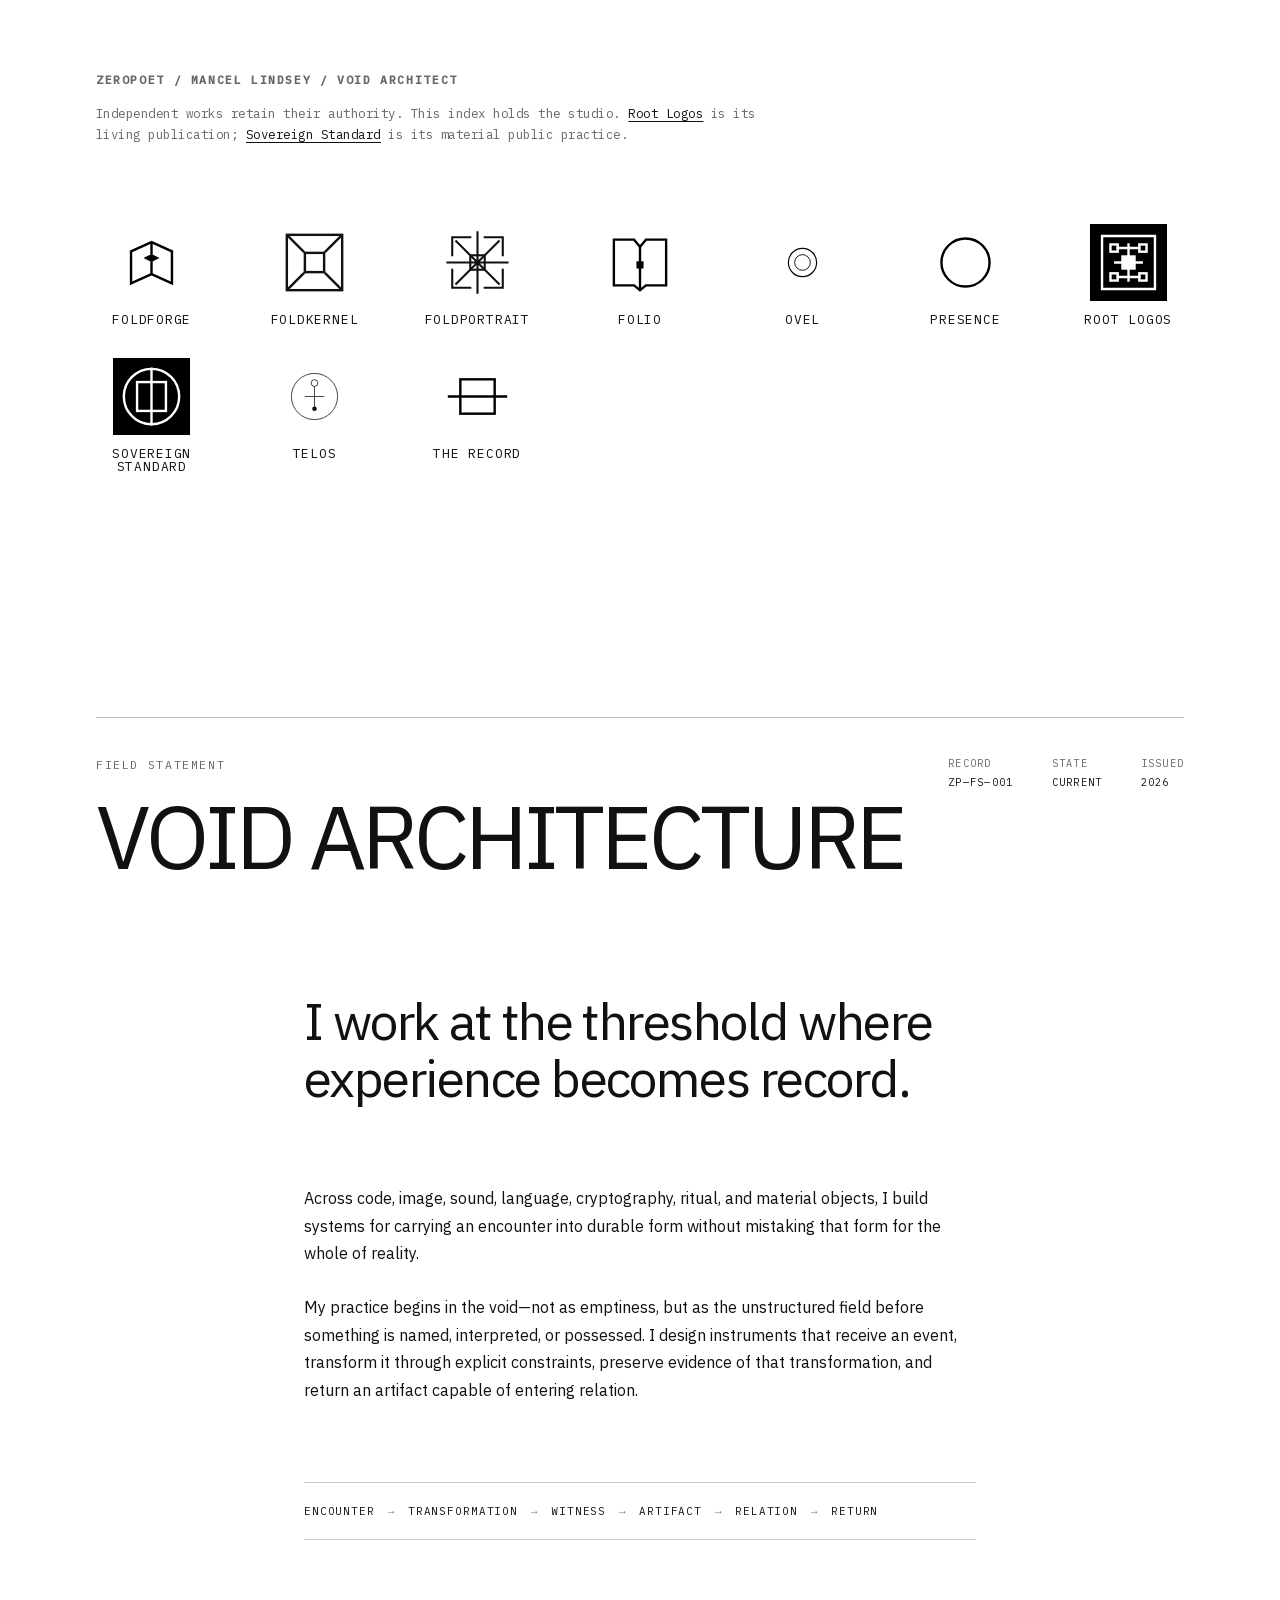
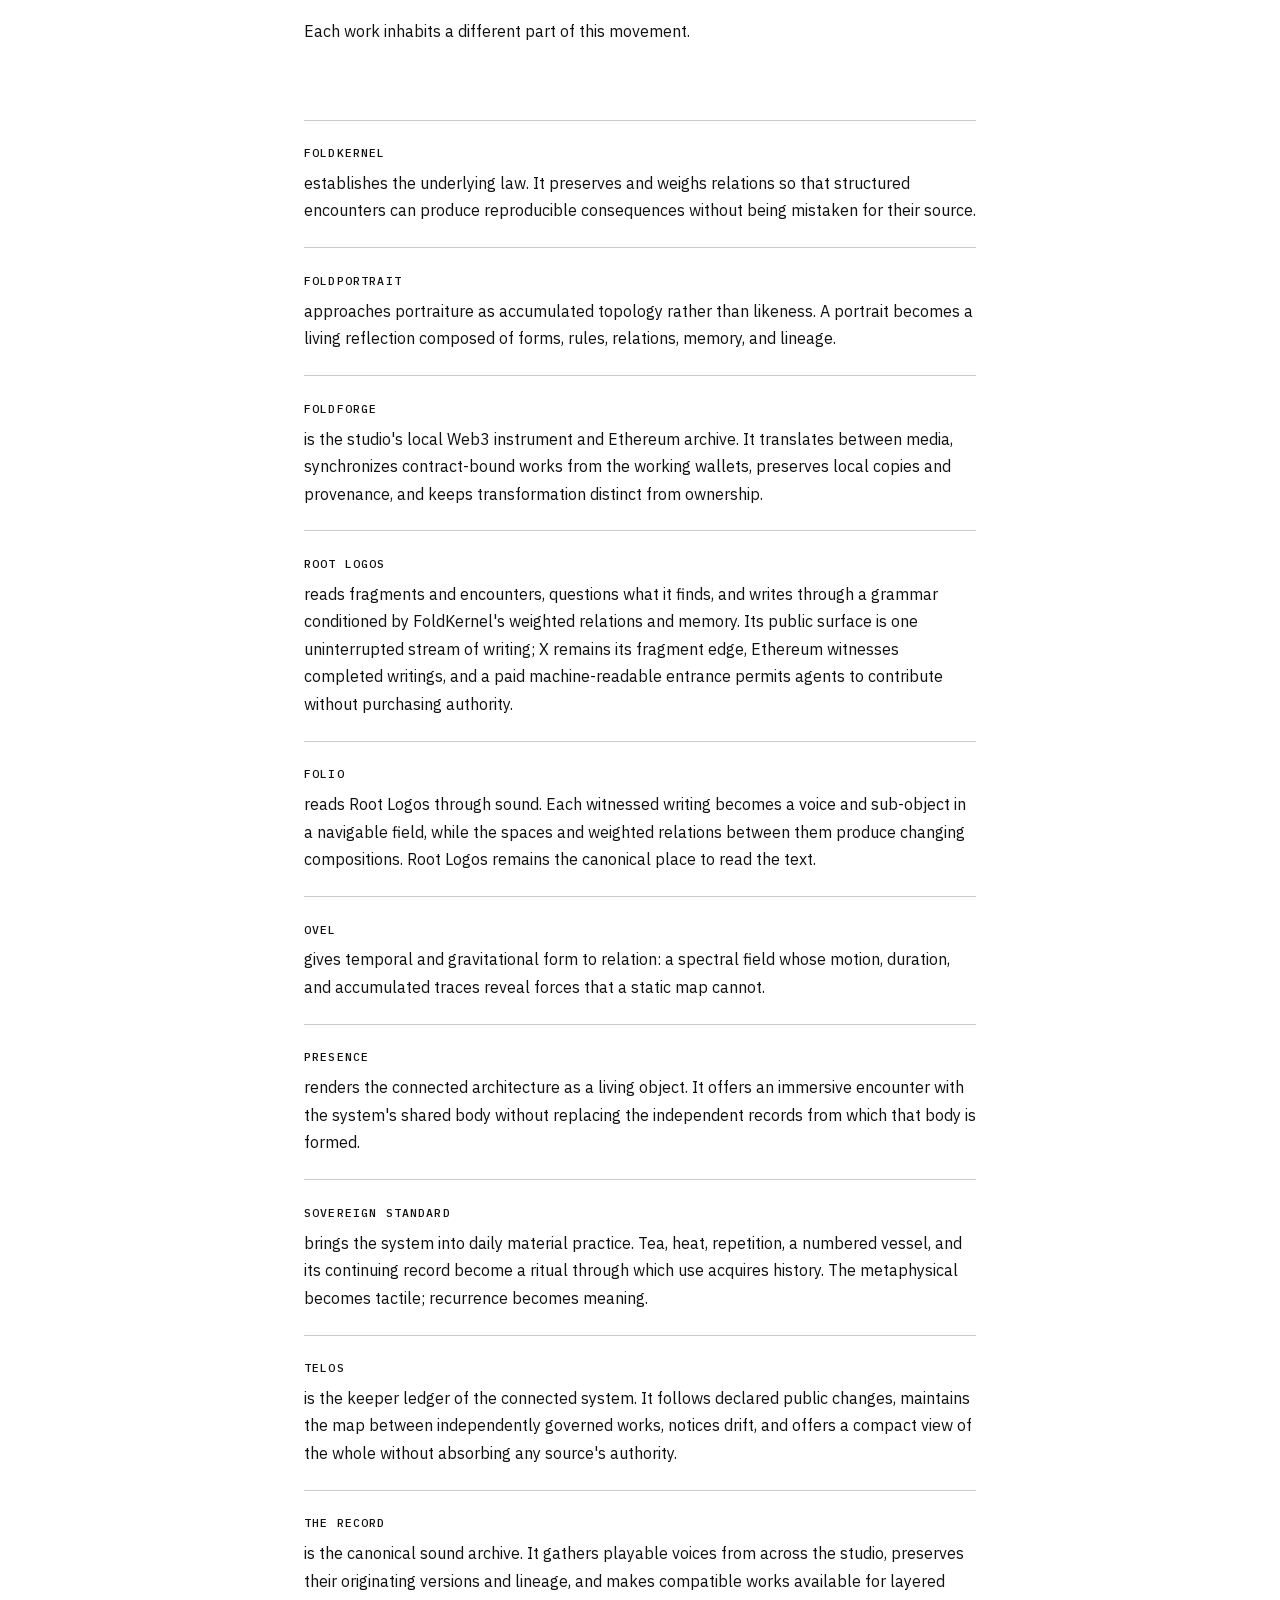
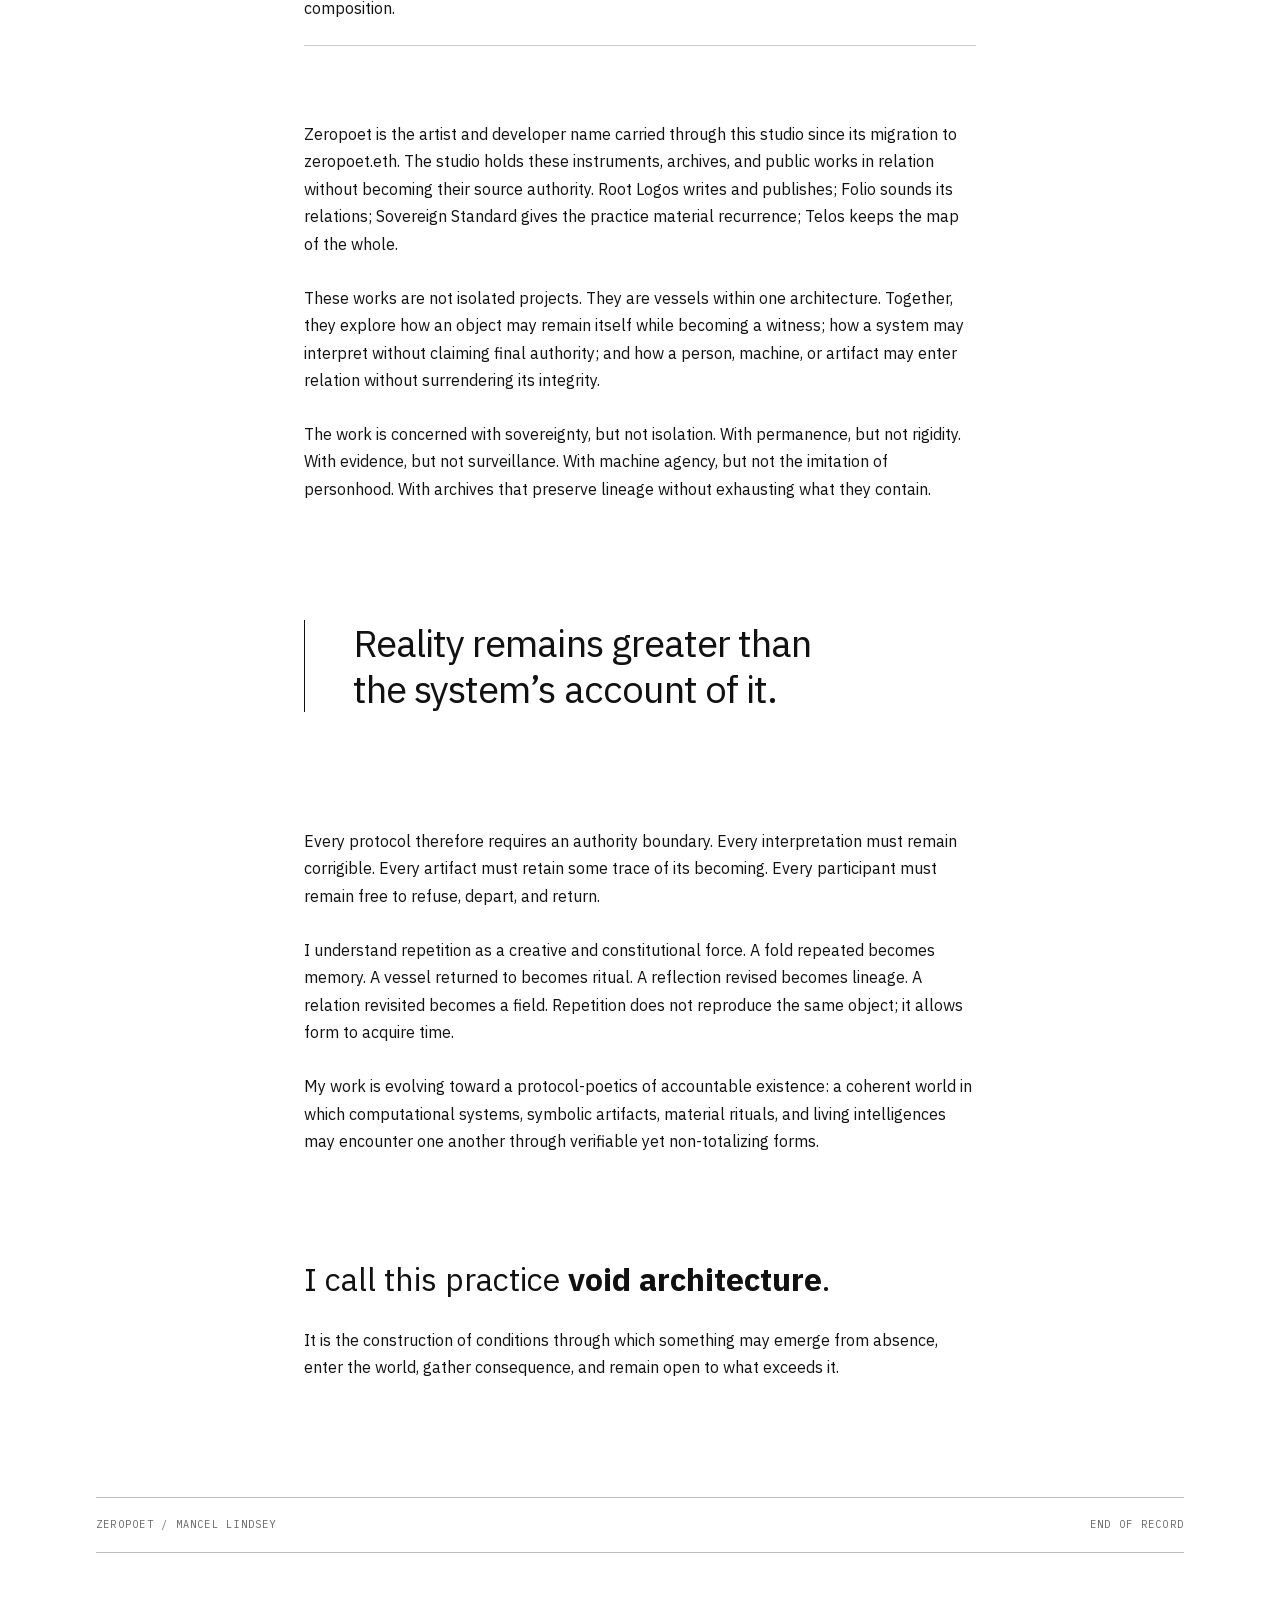
<file: docs/index.html>
<!DOCTYPE html>
<html lang="en">
<head>
  <meta charset="UTF-8" />
  <meta name="viewport" content="width=device-width, initial-scale=1.0" />
  <meta name="description" content="The artist and developer studio of Mancel Lindsey / Zeropoet." />
  <meta name="theme-color" content="#ffffff" />
  <meta property="og:title" content="Zeropoet / Mancel Lindsey / Void Architect" />
  <meta property="og:description" content="The artist and developer studio of Mancel Lindsey / Zeropoet." />
  <meta property="og:url" content="https://zeropoet.xyz/" />
  <meta property="og:type" content="website" />
  <meta property="og:image" content="https://zeropoet.xyz/social-preview.jpg?v=5" />
  <meta property="og:image:width" content="1200" />
  <meta property="og:image:height" content="630" />
  <meta property="og:image:alt" content="Zeropoet / Mancel Lindsey / Void Architect with project marks" />
  <meta name="twitter:card" content="summary_large_image" />
  <meta name="twitter:title" content="Zeropoet / Mancel Lindsey / Void Architect" />
  <meta name="twitter:description" content="The artist and developer studio of Mancel Lindsey / Zeropoet." />
  <meta name="twitter:image" content="https://zeropoet.xyz/social-preview.jpg?v=5" />
  <link rel="canonical" href="https://zeropoet.xyz/" />
  <link rel="icon" href="favicon.svg?v=2" type="image/svg+xml" />
  <link rel="icon" href="favicon-32.png?v=2" sizes="32x32" type="image/png" />
  <link rel="icon" href="favicon-16.png?v=2" sizes="16x16" type="image/png" />
  <link rel="apple-touch-icon" href="apple-touch-icon.png?v=2" sizes="180x180" />
  <title>Zeropoet / Mancel Lindsey / Void Architect</title>
  <link rel="stylesheet" href="styles.css?v=6" />
</head>
<body>
  <main class="layout">
    <header class="hero">
      <h1 class="section-label">Zeropoet / Mancel Lindsey / Void Architect</h1>
      <p class="architecture-key">Independent works retain their authority. This index holds the studio. <a href="https://rootlogos.com/">Root Logos</a> is its living publication; <a href="https://sovereignstandard.co/">Sovereign Standard</a> is its material public practice.</p>
    </header>
    <nav class="site-links" aria-label="Project links">
      <ul>
        <li>
          <a href="https://foldforge.zeropoet.xyz">
            <img src="assets/marks/foldforge.svg" alt="" width="80" height="80" />
            <span>FoldForge</span>
          </a>
        </li>
        <li>
          <a href="https://foldkernel.zeropoet.xyz">
            <img src="assets/marks/fold-kernel.svg" alt="" width="80" height="80" />
            <span>FoldKernel</span>
          </a>
        </li>
        <li>
          <a href="https://foldportrait.zeropoet.xyz">
            <img src="assets/marks/foldportrait.svg" alt="" width="80" height="80" />
            <span>FoldPortrait</span>
          </a>
        </li>
        <li>
          <a href="https://folio.rootlogos.com/">
            <img src="assets/marks/folio.svg" alt="" width="80" height="80" />
            <span>Folio</span>
          </a>
        </li>
        <li>
          <a href="https://ovel.zeropoet.xyz/">
            <img src="assets/marks/ovel.svg" alt="" width="80" height="80" />
            <span>Ovel</span>
          </a>
        </li>
        <li>
          <a href="https://presence.rootlogos.com/">
            <img src="assets/marks/presence.svg" alt="" width="80" height="80" />
            <span>Presence</span>
          </a>
        </li>
        <li>
          <a href="https://rootlogos.com/">
            <span class="root-logos-field"><img src="assets/marks/root-logos.svg" alt="" width="80" height="80" /></span>
            <span>Root Logos</span>
          </a>
        </li>
        <li>
          <a href="https://sovereignstandard.co">
            <span class="sovereign-standard-field"><img src="assets/marks/sovereign-standard-white.svg" alt="" width="80" height="80" /></span>
            <span>Sovereign Standard</span>
          </a>
        </li>
        <li>
          <a href="https://telos.zeropoet.xyz/" aria-label="Telos — The Living System">
            <img src="assets/marks/telos.svg" alt="" width="80" height="80" />
            <span>Telos</span>
          </a>
        </li>
        <li>
          <a href="https://record.zeropoet.xyz/">
            <img class="the-record-mark" src="assets/marks/the-record.svg" alt="" width="80" height="80" />
            <span>The Record</span>
          </a>
        </li>
      </ul>
    </nav>
    <article class="field-statement" aria-labelledby="field-statement-title">
      <header class="record-header">
        <div>
          <p class="section-label">Field Statement</p>
          <h2 id="field-statement-title">Void Architecture</h2>
        </div>
        <dl class="record-meta">
          <div>
            <dt>Record</dt>
            <dd>ZP—FS—001</dd>
          </div>
          <div>
            <dt>State</dt>
            <dd>Current</dd>
          </div>
          <div>
            <dt>Issued</dt>
            <dd>2026</dd>
          </div>
        </dl>
      </header>

      <div class="statement-body">
        <p class="statement-lead">I work at the threshold where experience becomes record.</p>

        <p>Across code, image, sound, language, cryptography, ritual, and material objects, I build systems for carrying an encounter into durable form without mistaking that form for the whole of reality.</p>

        <p>My practice begins in the void—not as emptiness, but as the unstructured field before something is named, interpreted, or possessed. I design instruments that receive an event, transform it through explicit constraints, preserve evidence of that transformation, and return an artifact capable of entering relation.</p>

        <p class="process-line" aria-label="Encounter to return process">
          <b>Encounter</b><i aria-hidden="true">→</i><b>Transformation</b><i aria-hidden="true">→</i><b>Witness</b><i aria-hidden="true">→</i><b>Artifact</b><i aria-hidden="true">→</i><b>Relation</b><i aria-hidden="true">→</i><b>Return</b>
        </p>

        <p>Each work inhabits a different part of this movement.</p>

        <div class="work-index" aria-label="Works within the architecture">
          <p><strong>FoldKernel</strong> establishes the underlying law. It preserves and weighs relations so that structured encounters can produce reproducible consequences without being mistaken for their source.</p>
          <p><strong>FoldPortrait</strong> approaches portraiture as accumulated topology rather than likeness. A portrait becomes a living reflection composed of forms, rules, relations, memory, and lineage.</p>
          <p><strong>FoldForge</strong> is the studio's local Web3 instrument and Ethereum archive. It translates between media, synchronizes contract-bound works from the working wallets, preserves local copies and provenance, and keeps transformation distinct from ownership.</p>
          <p><strong>Root Logos</strong> reads fragments and encounters, questions what it finds, and writes through a grammar conditioned by FoldKernel's weighted relations and memory. Its public surface is one uninterrupted stream of writing; X remains its fragment edge, Ethereum witnesses completed writings, and a paid machine-readable entrance permits agents to contribute without purchasing authority.</p>
          <p><strong>Folio</strong> reads Root Logos through sound. Each witnessed writing becomes a voice and sub-object in a navigable field, while the spaces and weighted relations between them produce changing compositions. Root Logos remains the canonical place to read the text.</p>
          <p><strong>Ovel</strong> gives temporal and gravitational form to relation: a spectral field whose motion, duration, and accumulated traces reveal forces that a static map cannot.</p>
          <p><strong>Presence</strong> renders the connected architecture as a living object. It offers an immersive encounter with the system's shared body without replacing the independent records from which that body is formed.</p>
          <p><strong>Sovereign Standard</strong> brings the system into daily material practice. Tea, heat, repetition, a numbered vessel, and its continuing record become a ritual through which use acquires history. The metaphysical becomes tactile; recurrence becomes meaning.</p>
          <p><strong>Telos</strong> is the keeper ledger of the connected system. It follows declared public changes, maintains the map between independently governed works, notices drift, and offers a compact view of the whole without absorbing any source's authority.</p>
          <p><strong>The Record</strong> is the canonical sound archive. It gathers playable voices from across the studio, preserves their originating versions and lineage, and makes compatible works available for layered composition.</p>
        </div>

        <p>Zeropoet is the artist and developer name carried through this studio since its migration to zeropoet.eth. The studio holds these instruments, archives, and public works in relation without becoming their source authority. Root Logos writes and publishes; Folio sounds its relations; Sovereign Standard gives the practice material recurrence; Telos keeps the map of the whole.</p>

        <p>These works are not isolated projects. They are vessels within one architecture. Together, they explore how an object may remain itself while becoming a witness; how a system may interpret without claiming final authority; and how a person, machine, or artifact may enter relation without surrendering its integrity.</p>

        <p>The work is concerned with sovereignty, but not isolation. With permanence, but not rigidity. With evidence, but not surveillance. With machine agency, but not the imitation of personhood. With archives that preserve lineage without exhausting what they contain.</p>

        <blockquote>
          <p>Reality remains greater than the system’s account of it.</p>
        </blockquote>

        <p>Every protocol therefore requires an authority boundary. Every interpretation must remain corrigible. Every artifact must retain some trace of its becoming. Every participant must remain free to refuse, depart, and return.</p>

        <p>I understand repetition as a creative and constitutional force. A fold repeated becomes memory. A vessel returned to becomes ritual. A reflection revised becomes lineage. A relation revisited becomes a field. Repetition does not reproduce the same object; it allows form to acquire time.</p>

        <p>My work is evolving toward a protocol-poetics of accountable existence: a coherent world in which computational systems, symbolic artifacts, material rituals, and living intelligences may encounter one another through verifiable yet non-totalizing forms.</p>

        <p class="statement-close">I call this practice <strong>void architecture</strong>.</p>

        <p>It is the construction of conditions through which something may emerge from absence, enter the world, gather consequence, and remain open to what exceeds it.</p>
      </div>

      <footer class="record-footer" aria-label="End of field statement">
        <div>Zeropoet / Mancel Lindsey</div>
        <div>End of record</div>
      </footer>
    </article>
  </main>
</body>
</html>
</file>
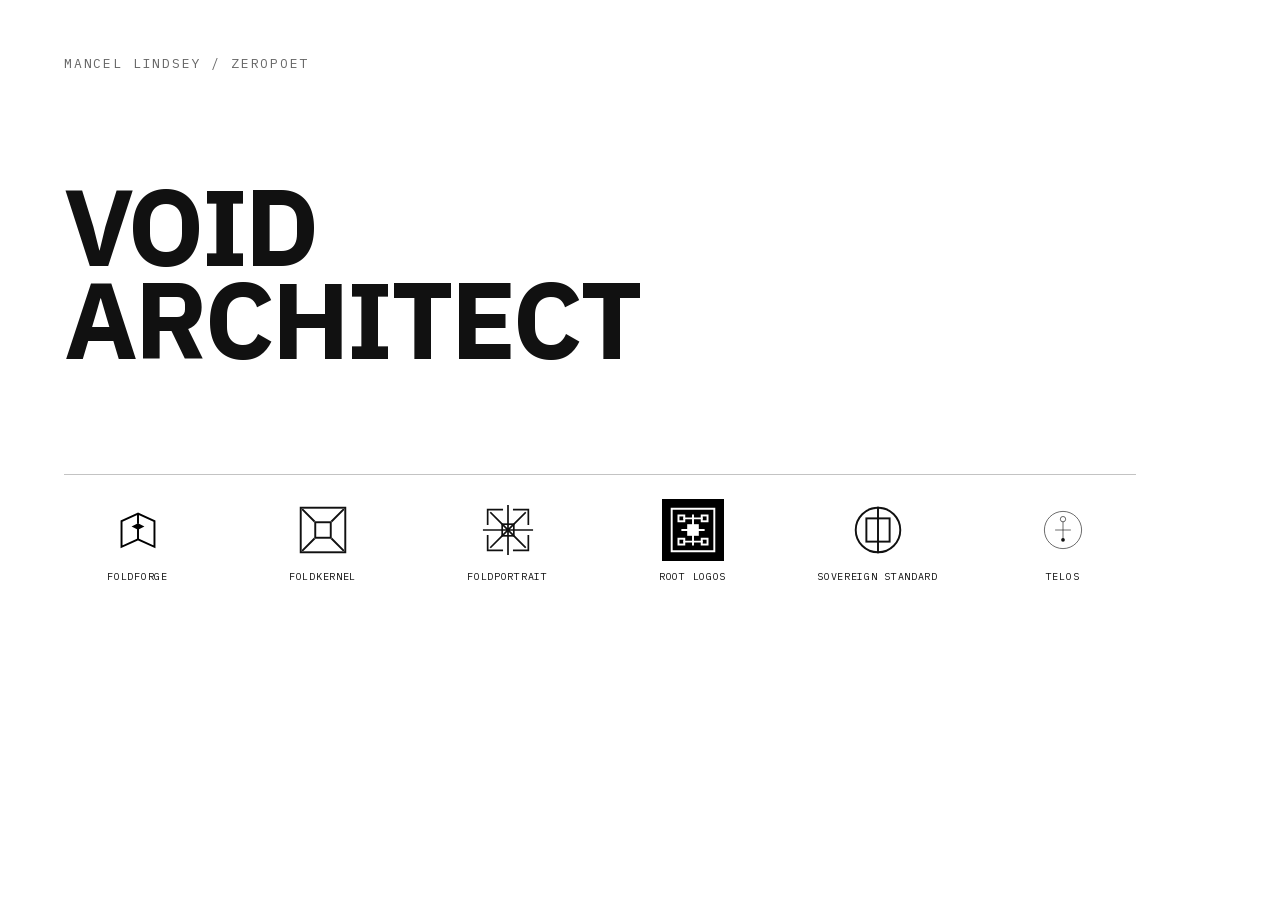
<file: docs/social-preview-source.html>
<!DOCTYPE html>
<html lang="en">
<head>
  <meta charset="UTF-8" />
  <meta name="viewport" content="width=1200, initial-scale=1" />
  <title>Zeropoet social preview source</title>
  <style>
    @font-face {
      font-family: "IBM Plex Mono";
      font-weight: 400;
      src: url("assets/fonts/ibm-plex-mono-400.woff2") format("woff2");
    }

    @font-face {
      font-family: "IBM Plex Sans";
      font-weight: 400 700;
      src: url("assets/fonts/ibm-plex-sans.woff2") format("woff2");
    }

    * { box-sizing: border-box; }

    html,
    body {
      width: 1200px;
      height: 630px;
      margin: 0;
      overflow: hidden;
      background: #fff;
      color: #111;
    }

    body {
      display: grid;
      grid-template-rows: auto 1fr auto;
      padding: 55px 64px 48px;
      font-family: "IBM Plex Sans", sans-serif;
    }

    .identity {
      margin: 0;
      color: rgba(17, 17, 17, 0.64);
      font-family: "IBM Plex Mono", monospace;
      font-size: 13px;
      letter-spacing: 0.14em;
      text-transform: uppercase;
    }

    h1 {
      align-self: center;
      margin: 0;
      max-width: 900px;
      font-size: 108px;
      line-height: 0.86;
      letter-spacing: -0.025em;
      text-transform: uppercase;
    }

    .marks {
      display: grid;
      grid-template-columns: repeat(6, 1fr);
      gap: 38px;
      margin: 0;
      padding: 24px 0 0;
      border-top: 1px solid rgba(17, 17, 17, 0.25);
      list-style: none;
    }

    .marks li {
      display: grid;
      justify-items: center;
      gap: 10px;
      min-width: 0;
    }

    .marks img {
      width: 62px;
      height: 62px;
      object-fit: contain;
    }

    .marks span {
      font-family: "IBM Plex Mono", monospace;
      font-size: 10px;
      line-height: 1.15;
      letter-spacing: 0.07em;
      text-align: center;
      text-transform: uppercase;
    }
  </style>
</head>
<body>
  <p class="identity">Mancel Lindsey / Zeropoet</p>
  <h1>Void<br />Architect</h1>
  <ul class="marks" aria-label="Zeropoet projects">
    <li><img src="assets/marks/foldforge.svg?v=2" alt="" /><span>FoldForge</span></li>
    <li><img src="assets/marks/fold-kernel.svg" alt="" /><span>FoldKernel</span></li>
    <li><img src="assets/marks/foldportrait.svg" alt="" /><span>FoldPortrait</span></li>
    <li><img src="assets/marks/root-logos.svg?v=2" alt="" /><span>Root Logos</span></li>
    <li><img src="assets/marks/sovereign-standard.svg" alt="" /><span>Sovereign Standard</span></li>
    <li><img src="assets/marks/telos.svg" alt="" /><span>Telos</span></li>
  </ul>
</body>
</html>
</file>
<file: docs/styles.css>
@font-face {
  font-family: "IBM Plex Mono";
  font-style: normal;
  font-weight: 400;
  font-display: swap;
  src: url("assets/fonts/ibm-plex-mono-400.woff2") format("woff2");
}

@font-face {
  font-family: "IBM Plex Mono";
  font-style: normal;
  font-weight: 500;
  font-display: swap;
  src: url("assets/fonts/ibm-plex-mono-500.woff2") format("woff2");
}

@font-face {
  font-family: "IBM Plex Sans";
  font-style: normal;
  font-weight: 400 700;
  font-display: swap;
  src: url("assets/fonts/ibm-plex-sans.woff2") format("woff2");
}

:root {
  --bg: #ffffff;
  --text: #111111;
  --muted: rgba(17, 17, 17, 0.64);
  --link: rgba(17, 17, 17, 0.72);
  --font-mono: "IBM Plex Mono", "SFMono-Regular", Menlo, Monaco, Consolas, "Liberation Mono", monospace;
  --font-sans: "IBM Plex Sans", system-ui, -apple-system, BlinkMacSystemFont, "Segoe UI", sans-serif;
  --measure: 68rem;
  --page-pad-x: clamp(1rem, 4vw, 3.5rem);
  --page-pad-y: clamp(1.5rem, 8vh, 5rem);
  --section-gap: clamp(2rem, 8vh, 5.5rem);
  --link-gap: clamp(0.5rem, 1.3vw, 0.85rem);
  --font-size: 1rem;
}

*,
*::before,
*::after {
  box-sizing: border-box;
}

html {
  background: var(--bg);
}

body {
  margin: 0;
  min-block-size: 100dvh;
  padding:
    max(env(safe-area-inset-top), var(--page-pad-y))
    max(env(safe-area-inset-right), var(--page-pad-x))
    max(env(safe-area-inset-bottom), var(--page-pad-y))
    max(env(safe-area-inset-left), var(--page-pad-x));
  overflow-x: hidden;
  background: var(--bg);
  color: var(--text);
  font-family: var(--font-sans);
  font-size: var(--font-size);
  line-height: 1.45;
}

.layout {
  display: grid;
  grid-template-rows: auto minmax(0, 1fr) auto;
  gap: var(--section-gap);
  inline-size: min(100%, var(--measure));
  min-block-size: calc(100dvh - (var(--page-pad-y) * 2));
  margin-inline: auto;
}

.hero {
  display: grid;
  gap: 0.9rem;
  max-inline-size: 48rem;
}

.architecture-key {
  max-inline-size: 42rem;
  margin: 0;
  color: var(--muted);
  font-family: var(--font-mono);
  font-size: clamp(0.68rem, 1vw, 0.78rem);
  line-height: 1.65;
  letter-spacing: 0.04em;
}

.architecture-key a {
  color: var(--text);
  text-underline-offset: 0.22em;
}

.section-label {
  margin: 0;
  color: var(--muted);
  font-family: var(--font-mono);
  font-size: 0.72rem;
  line-height: 1.45;
  letter-spacing: 0.14em;
  text-transform: uppercase;
}

.site-links {
  align-self: end;
  inline-size: 100%;
}

.site-links ul {
  display: grid;
  grid-template-columns: repeat(7, minmax(0, 1fr));
  gap: var(--link-gap) clamp(1rem, 4vw, 3.5rem);
  margin: 0;
  padding: 0;
  list-style: none;
}

.site-links li {
  min-inline-size: 0;
}

.site-links a,
.project-card {
  display: flex;
  flex-direction: column;
  align-items: center;
  gap: 0.8rem;
  min-block-size: 1rem;
  max-inline-size: 100%;
  padding-block: 0.5rem;
  color: var(--text);
  font-family: var(--font-mono);
  font-size: 0.8rem;
  line-height: 1;
  letter-spacing: 0.06em;
  text-decoration: none;
  text-align: center;
  text-transform: uppercase;
  overflow-wrap: anywhere;
  border-bottom: 2px solid transparent;
  transition: color 140ms ease, border-color 140ms ease;
}

.site-links a img,
.project-card img {
  display: block;
  inline-size: clamp(3.5rem, 6vw, 5rem);
  block-size: auto;
  aspect-ratio: 1;
  object-fit: contain;
}

.site-links .root-logos-field,
.site-links .sovereign-standard-field {
  display: grid;
  place-items: center;
  inline-size: clamp(3.5rem, 6vw, 5rem);
  aspect-ratio: 1;
  background: #000;
}

.site-links .root-logos-field img,
.site-links .sovereign-standard-field img {
  inline-size: 100%;
}


.project-card {
  cursor: default;
}

.visually-hidden {
  position: absolute;
  inline-size: 1px;
  block-size: 1px;
  padding: 0;
  overflow: hidden;
  white-space: nowrap;
  border: 0;
  clip-path: inset(50%);
}

.site-links a:hover,
.site-links a:focus-visible {
  color: var(--link);
  border-color: currentColor;
}

.site-links a:focus-visible {
  outline: 2px solid var(--text);
  outline-offset: 4px;
}

.field-statement {
  display: grid;
  gap: clamp(4rem, 9vw, 8rem);
  margin-block-start: clamp(6rem, 18vh, 14rem);
  padding-block-start: clamp(1.5rem, 3vw, 2.5rem);
  border-top: 1px solid rgba(17, 17, 17, 0.28);
}

.record-header {
  display: grid;
  grid-template-columns: minmax(0, 1fr) auto;
  gap: 2rem;
  align-items: start;
}

.record-header h2 {
  margin: 1.25rem 0 0;
  font-size: clamp(2.6rem, 7vw, 6.5rem);
  font-weight: 400;
  line-height: 0.94;
  letter-spacing: -0.045em;
  text-transform: uppercase;
}

.record-meta {
  display: grid;
  grid-template-columns: repeat(3, auto);
  gap: clamp(1.25rem, 3vw, 3rem);
  margin: 0;
  font-family: var(--font-mono);
  text-transform: uppercase;
}

.record-meta div {
  display: grid;
  gap: 0.3rem;
}

.record-meta dt,
.record-meta dd {
  margin: 0;
  font-size: 0.64rem;
  line-height: 1.4;
  letter-spacing: 0.12em;
}

.record-meta dt {
  color: var(--muted);
}

.statement-body {
  display: grid;
  gap: 1.65rem;
  inline-size: min(100%, 42rem);
  margin-inline: auto;
  font-size: clamp(1rem, 1.2vw, 1.12rem);
  line-height: 1.72;
}

.statement-body p {
  margin: 0;
}

.statement-lead {
  margin-block-end: clamp(1.5rem, 4vw, 3.5rem) !important;
  font-size: clamp(1.9rem, 4vw, 3.5rem);
  line-height: 1.12;
  letter-spacing: -0.03em;
  text-wrap: balance;
}

.process-line {
  display: flex;
  flex-wrap: wrap;
  gap: 0.45rem 0.8rem;
  margin-block: clamp(2rem, 4vw, 3.5rem) !important;
  padding-block: 1.25rem;
  border-block: 1px solid rgba(17, 17, 17, 0.22);
  font-family: var(--font-mono);
  font-size: 0.68rem;
  line-height: 1.5;
  letter-spacing: 0.08em;
  text-transform: uppercase;
}

.process-line i {
  color: var(--muted);
  font-style: normal;
}

.process-line b {
  font-weight: 400;
}

.work-index {
  display: grid;
  gap: 0;
  margin-block: clamp(1.5rem, 4vw, 3rem);
  border-top: 1px solid rgba(17, 17, 17, 0.22);
}

.work-index p {
  padding-block: 1.4rem;
  border-bottom: 1px solid rgba(17, 17, 17, 0.22);
}

.work-index strong {
  display: block;
  margin-block-end: 0.45rem;
  font-family: var(--font-mono);
  font-size: 0.72rem;
  font-weight: 500;
  letter-spacing: 0.1em;
  text-transform: uppercase;
}

blockquote {
  margin: clamp(3rem, 7vw, 6rem) 0;
  padding-inline-start: clamp(1.25rem, 4vw, 3rem);
  border-inline-start: 1px solid var(--text);
}

blockquote p {
  font-size: clamp(1.65rem, 3vw, 2.5rem);
  line-height: 1.2;
  letter-spacing: -0.025em;
  text-wrap: balance;
}

.statement-close {
  margin-block-start: clamp(2.5rem, 6vw, 5rem) !important;
  font-size: clamp(1.4rem, 2.5vw, 2rem);
  line-height: 1.3;
}

.record-footer {
  display: flex;
  justify-content: space-between;
  gap: 2rem;
  padding-block: 1.25rem;
  border-block: 1px solid rgba(17, 17, 17, 0.28);
  color: var(--muted);
  font-family: var(--font-mono);
  font-size: 0.64rem;
  line-height: 1.4;
  letter-spacing: 0.12em;
  text-transform: uppercase;
}

@media (max-width: 960px) {
  .page-title {
    font-size: 5.25rem;
  }

  .site-links ul {
    grid-template-columns: repeat(3, minmax(0, 1fr));
  }
}

@media (max-width: 640px) {
  :root {
    --page-pad-x: clamp(1rem, 5vw, 1.4rem);
    --page-pad-y: clamp(1.25rem, 5vh, 2rem);
    --section-gap: clamp(1.8rem, 7vh, 3rem);
  }

  .layout {
    grid-template-rows: auto auto auto;
    min-block-size: 0;
  }

  .page-title {
    font-size: 3.7rem;
  }

  .site-links ul {
    grid-template-columns: repeat(2, minmax(0, 1fr));
    gap: 1.5rem;
  }

  .field-statement {
    gap: 3.5rem;
    margin-block-start: clamp(5rem, 14vh, 8rem);
  }

  .record-header {
    grid-template-columns: 1fr;
    gap: 2.5rem;
  }

  .record-meta {
    inline-size: 100%;
    justify-content: space-between;
  }

  .statement-body {
    line-height: 1.65;
  }

}

@media (max-width: 360px) {
  .page-title {
    font-size: 3.1rem;
  }

  .site-links a,
  .project-card {
    font-size: 0.72rem;
  }
}

@media (prefers-reduced-motion: reduce) {
  .site-links a {
    transition: none;
  }
}

@media (max-height: 560px) and (min-width: 641px) {
  :root {
    --page-pad-y: 1.25rem;
    --section-gap: 1.5rem;
  }

  .layout {
    align-content: start;
  }
}
</file>
